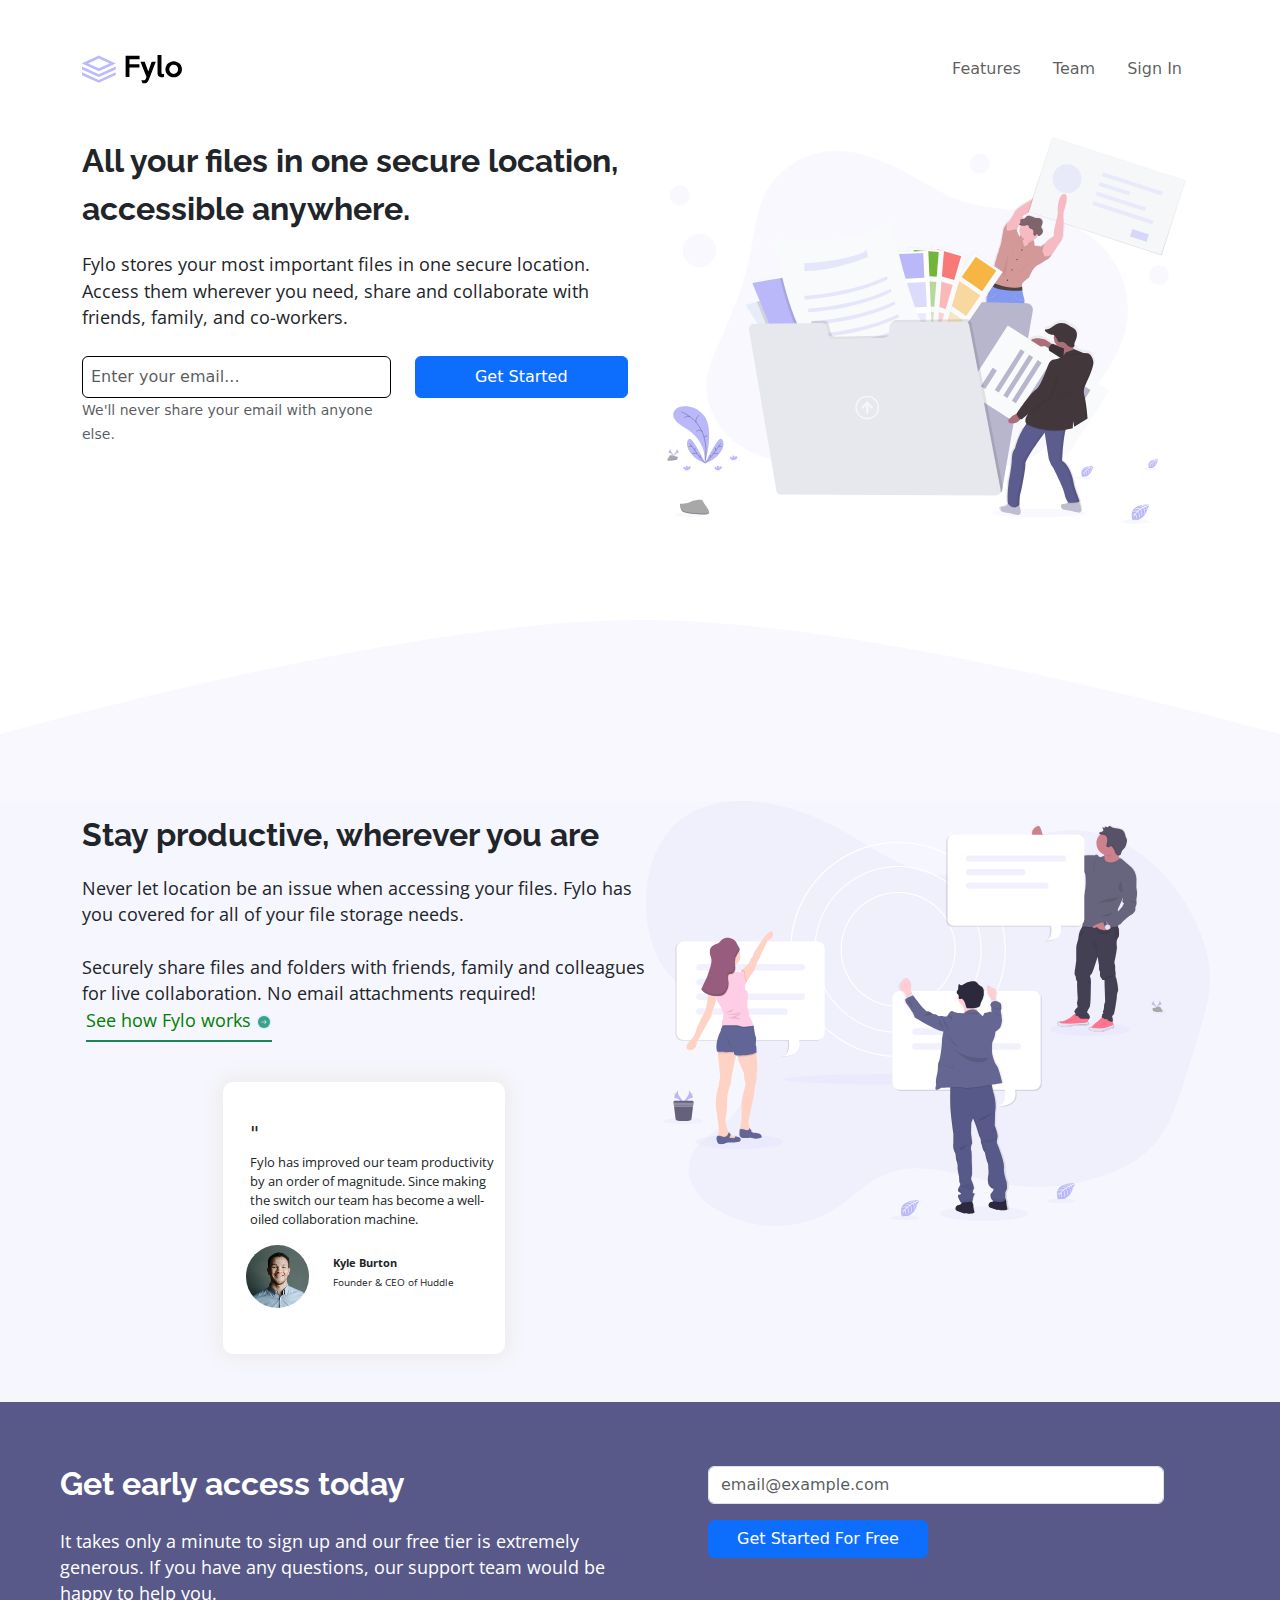
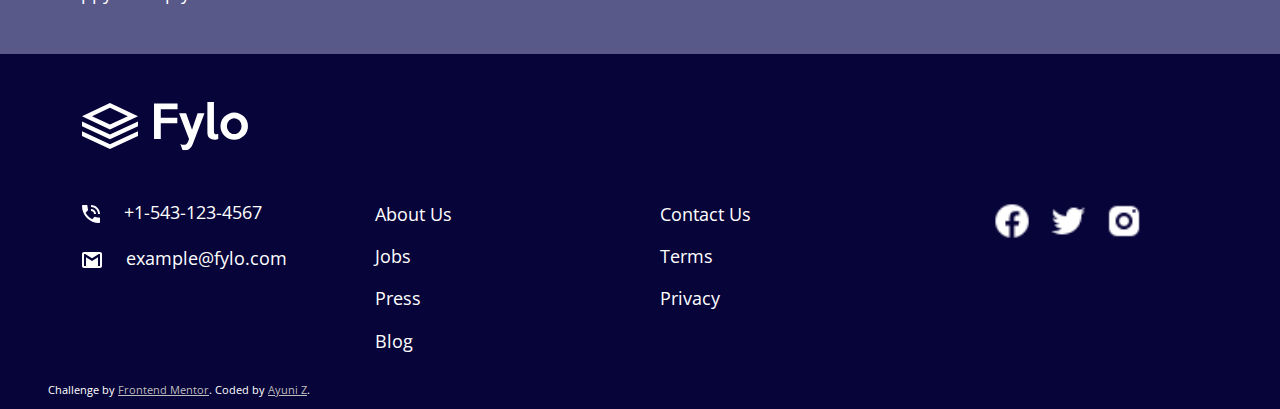
<file: index.html>
<!DOCTYPE html>
<html lang="en">
<head>
  <meta charset="UTF-8">
  <meta name="viewport" content="width=device-width, initial-scale=1.0"> <!-- displays site properly based on user's device -->

  <link rel="icon" type="image/png" sizes="32x32" href="./images/favicon-32x32.png">

  <!--Bootstrap-->
  <link rel="stylesheet" href="https://cdn.jsdelivr.net/npm/bootstrap@5.3.3/dist/css/bootstrap.min.css
  ">

  <!--style.css-->
  <link rel="stylesheet" href="style.css">


  <!--Google fonts-->
  <link rel="preconnect" href="https://fonts.googleapis.com">
  <link rel="preconnect" href="https://fonts.gstatic.com" crossorigin>
  <link href="https://fonts.googleapis.com/css2?family=Open+Sans:ital,wght@0,300..800;1,300..800&family=Raleway:ital,wght@0,100..900;1,100..900&display=swap" rel="stylesheet">
  
  <title>Frontend Mentor | Fylo landing page with two column layout</title>

</head>
<body>


<!--NAVIGATION BAR-->
<nav class="navbar navbar-expand-lg bg-body-tertiary mt-5 container py-0">
  <div class="container background-color-white">
    <a class="navbar-brand" href="#"><img src="./images/logo.svg" alt="logo" width="100">
    </a>
  
      <div class="" id="navbarSupportedContent">
        <ul class="navbar-nav me-auto mb-2 mb-lg-0 flex-row">
          <li class="nav-item px-2">
            <a class="nav-link" aria-current="page" href="#">Features</a>
          </li>
          <li class="nav-item px-2">
            <a class="nav-link" href="#">Team</a>
          </li>
          <li class="nav-item px-2">
            <a class="nav-link" href="#">Sign In</a>
          </li>
        </ul>
    </div>
  </div>
</nav>

  <main>
  <!--FIRST MAIN ROW: ALL YOUR FILES IN ONE SECURE LOCATION. WITH FORM-->
  <section>
    <div class="container mt-0">
      <div class="row">
        <div class="col-12 col-md-6 text-left order-2 order-md-1">
        <!--First header: "All your files in one secure..."-->
          <div class="first-header col-12 mb-2 pt-5 text-sm-center text-md-start">All your files in one secure location, accessible anywhere.</div>

          <div class="main-text my-0 mx-0 pt-0">
          Fylo stores your most important files in one secure location. 
          Access them wherever you need, share and collaborate with friends, 
          family, and co-workers.
          </div>

          <!--1st Get Started Form-->
          <form class="row d-flex flex-wrap mt-3">
            <div class="col-sm-auto col-md-7">
              <input type="email" class="form-control text-pink p-2 form-border" id="exampleInputEmail1" aria-describedby="emailHelp" placeholder="Enter your email...">
              <small id="emailHelp" class="form-text text-muted">We'll never share your email with anyone else.</small>

            </div>
            <div class="col-sm-auto col-md-5">
              <button type="submit" class="btn btn-primary w-100 p-2 my-3 my-md-0">Get Started</button>
            </div>
          </form>
        </div>

        <!--First image-->
        <div class="col-12 col-md-6 order-1 order-md-2">
          <div class="container my-5">
            <img src="./images/illustration-1.svg" class="img-fluid" alt="...">
          </div>
        </div>
      </div>
    </div>
  </section>

    <!--The curved top background-->
    <div class="container-fluid p-0">
        <img src="./images/bg-curve-mobile.svg" class="img-fluid w-100 mt-5" alt="...">
    </div>

    <!--The SECOND main row with 2 columns-->
    <section class="background-color-whitepurple">
      <!--The container containing the row with 2 columns. line 10-->
      <div class="container ps-4">

        <!-- The row with 2 columns.-->
        <div class="row d-flex">

          <!--The first column in the row-->
          <!--Second header. "Stay productive, wherever you are"-->
          <div class="col-sm-6 px-0 py-0 background-color-whitepurple col-md-6 order-2 order-md-1"> 
              <div class="first-header ps-0 pb-3 my-0 background-color-whitepurple text-sm-center text-md-start">Stay productive, wherever you are</div>
              <!--For the main text-->
              <div class="main-text background-color-whitepurple py-0">
              Never let location be an issue when accessing your files. Fylo has you 
              covered for all of your file storage needs.<br><br>
              Securely share files and folders with friends, family and colleagues for 
              live collaboration. No email attachments required!
              </div>


              <!--For "How Fylo Works" section-->
              <div class="container ps-1">
                <span class="border-bottom border-2 border-success pb-2 main-text green-text">See how Fylo works <img src="./images/icon-arrow.svg" alt="..."></span>
              </div>


              <!--Testimonial section-->
            <!-- Container for testimonial box-->
              <div class="container col-9 col-md-6 my-5 testimonial-box-shadow" style="height:auto">
                  <div class="row px-1">
                      <div class="col px-3">
                          <div class="row">
                              <h5 class="pt-4 pb-0 ps-3">"</h5>
                              <div class="pb-3 ps-3 testimonial-text flex-grow">Fylo has improved our team productivity by an order of magnitude. Since making the switch our team has become a well-oiled collaboration machine.</div>
                              <div class="col">
                                  <div class="row">
                                      <div class="container-fluid col-4"><img src="./images/avatar-testimonial.jpg" class="img-fluid rounded-circle" alt="..." style="width:auto"></div>
                                      <div class="col-8 pt-0 pb-5"> 
                                          <div class="row testimonial-name-text pb-1 pt-auto">Kyle Burton</div>
                                          <div class="row testimonial-position-text">Founder & CEO of Huddle</div>
                                      </div>
                                  </div>
                              </div>
                          </div>
                      
                      </div>
                  </div>
              </div>


          
          </div>

          <!--The second column in the row-->
          <!--For the second image-->
          <div class="col-sm-6 px-0 py-0 col-12 col-md-6 order-1 order-md-2">
            <div class="container container-fluid second-image p-0">
              <img src="./images/illustration-2.svg" class="img-fluid pb-5" alt="...">
            </div>
          </div>
        </div>
      </div>
    </section>

    <!------------------------------------------------------------------->

    <!--THIRD MAIN ROW IN LIGHT PURPLE: "GET EARLY ACCESS TODAY. WITH FORM"-->
    <div class="container-fluid background-color-purple">
      <div class="row px-5 text-white">
          <!--COL A-->
          <div class="col-12 col-md-6 mt-5">
              <div class="first-header text-md-start text-sm-center">Get early access today</div>
              <div class="text-center text-md-start main-text">It takes only a minute to sign up and our free tier is extremely generous. If you have any questions, our support team would be happy to help you.</div>
          </div>


          <!--COL B-->
          <div class="col-12 col-md-6">
              <form class="row g-3 my-5 mx-5">
     
                  <div class="col-12 mb">
                    <input type="email" class="form-control" id="exampleInputEmail2" aria-describedby="emailHelp" placeholder="email@example.com">
                  </div>
          
                  <div class="col-12 button-container" style="width: 50%">
                    <button type="submit" class="btn btn-primary mb-5" style="width: 100%">Get Started For Free</button>
                  </div>
                </form>
          </div>
      </div>

  </div>

  </main>

  <!--Bottom menu-->
  <section class="background-color-dark-blue">
    <div class="container mt-0">
      <div class="row">
        <!--Logo at the footer section-->
          <div class="background-color-dark-blue"><img src="./images/logo-white.svg" alt="logo" class="img-fluid background-color-dark-blue mt-5 mb-3 pb-3"></div>
        <!--1st/4 of bottom menu-->
        <div class="col-sm-3">

          <!--Phone section-->
          <div class="d-flex flex-row mb-0 main-text font-color-white background-color-dark-blue pt-3">
            <div class="phone-icon pe-4"><img src="./images/icon-phone.svg" alt="phone icon"></div>
            <div>+1-543-123-4567</div>
          </div>
          <!--Email section-->
          <div class="d-flex flex-row main-text font-color-white background-color-dark-blue pb-0">
            <div class="email-icon pe-4 pb-5"><img src="./images/icon-email.svg" alt="email icon"></div>
            <div> example@fylo.com</div>
          </div>
        </div>
        <!--2nd/4 of bottom menu-->
        <div class="col-sm-3">
          <div class="d-flex flex-column mb-0 main-text font-color-white background-color-dark-blue">
            <div class="p-2">About Us</div>
            <div class="p-2">Jobs</div>
            <div class="p-2">Press</div>
            <div class="p-2">Blog</div>
          </div>
        </div>
        <!--3rd/4 of bottom menu-->
        <div class="col-sm-3">
          <div class="d-flex flex-column mb-0 main-text font-color-white background-color-dark-blue">
            <div class="p-2">Contact Us</div>
            <div class="p-2">Terms</div>
            <div class="p-2">Privacy</div>
          </div>
        </div>
        <div class="col-sm-3">
          <!--4th/4 of bottom menu: Social media icons-->
            <div class="d-flex flex-row mb-0 justify-content-center main-text font-color-white background-color-dark-blue">
              <div class="p-2"><img src="./images/facebook.png" width="40" height="40" alt="fb"></div>
              <div class="p-2"><img src="./images/twitter.png" width="40" height="40" alt="twitter"></div>
              <div class="p-2"><img src="./images/instagram.png" width="40" height="40" alt="twitter"></div>
            </div>
        </div>
      </div>
    </div>
  </section>


<!--Footer section-->
  <footer>
    <p class=" ps-5 main-text background-color-dark-blue font-color-white my-0 font-size-small">
      Challenge by <a href="https://www.frontendmentor.io?ref=challenge" target="_blank" class="links">Frontend Mentor</a>. 
      Coded by <a href="https://github.com/fatimahayuni/fylo-landing-page-with-two-column-layout-master" class="links">Ayuni Z</a>.
    </p>
  </footer>
</body>
</html>
</file>
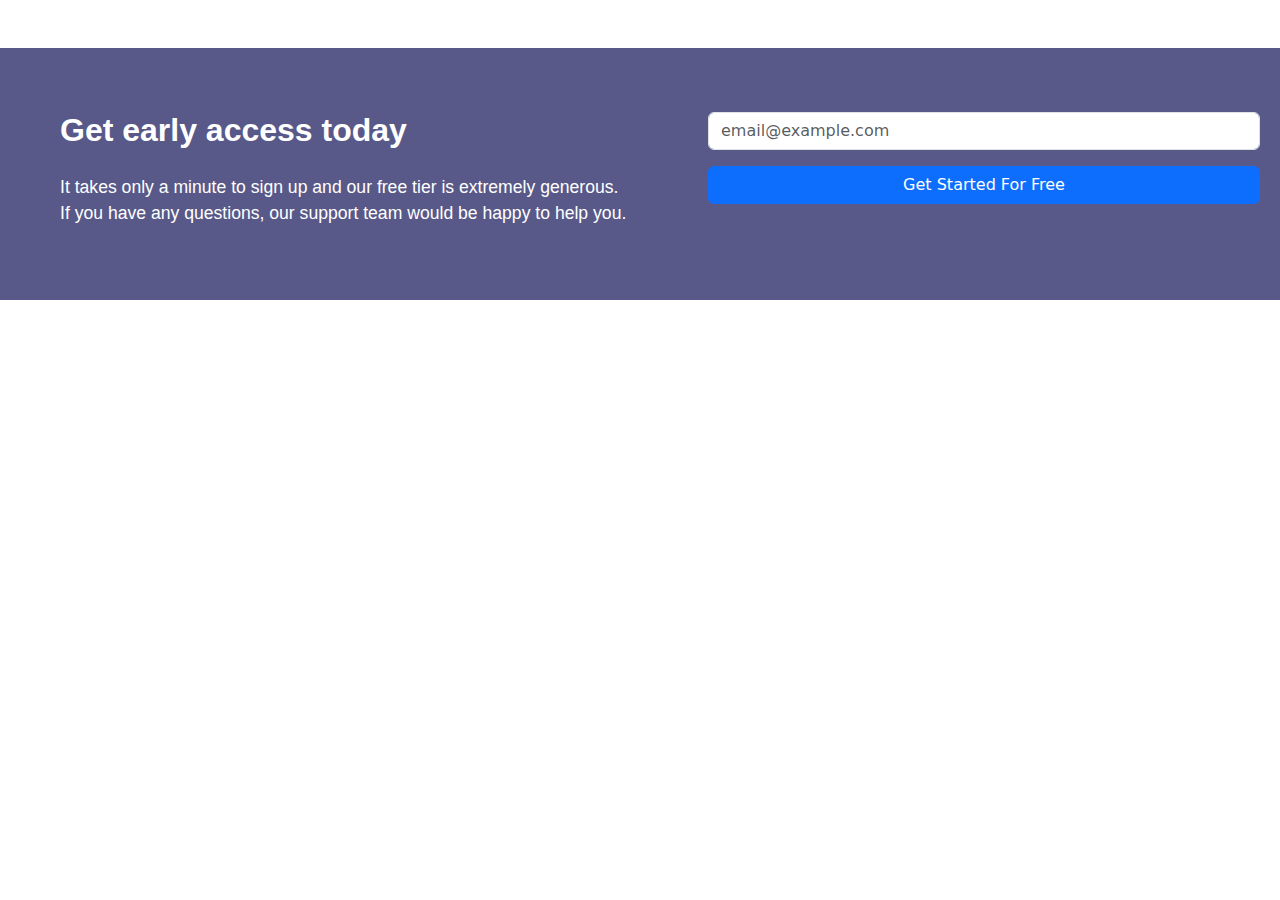
<file: purplebgdiv.html>
<!DOCTYPE html>
<html lang="en">
<head>
    <meta charset="UTF-8">
    <meta name="viewport" content="width=device-width, initial-scale=1.0">
    <title>Document</title>
    <link href="https://cdn.jsdelivr.net/npm/bootstrap@5.3.3/dist/css/bootstrap.min.css" rel="stylesheet">
    <link rel="stylesheet" href="style.css">
    <script src="https://cdn.jsdelivr.net/npm/bootstrap@5.3.3/dist/js/bootstrap.bundle.min.js"></script>
</head>
<body>
    <div class="container-fluid mt-5 background-color-purple">
        <div class="row px-5 text-white">
            <!--COL A-->
            <div class="col-12 col-md-6 mt-5">
                <div class="first-header text-md-start text-sm-center">Get early access today</div>
                <div class="text-center text-md-start main-text">It takes only a minute to sign up and our free tier is extremely generous. If you have any questions, our support team would be happy to help you.</div>
            </div>


            <!--COL B-->
           
            <div class="col-12 col-md-6 justify-content-center">
                <form class="row g-3 my-5 mx-5 w-100">
    
                    <div class="col-12">
                    <input type="email" class="form-control" id="exampleInputEmail2" aria-describedby="emailHelp" placeholder="email@example.com">
                    </div>
            
                    <div class="col-12">
                    <button type="submit" class="btn btn-primary w-100 mb-5">Get Started For Free</button>
                    </div>
                </form>
            </div>

        </div>

    </div>
</body>
</html>
</file>
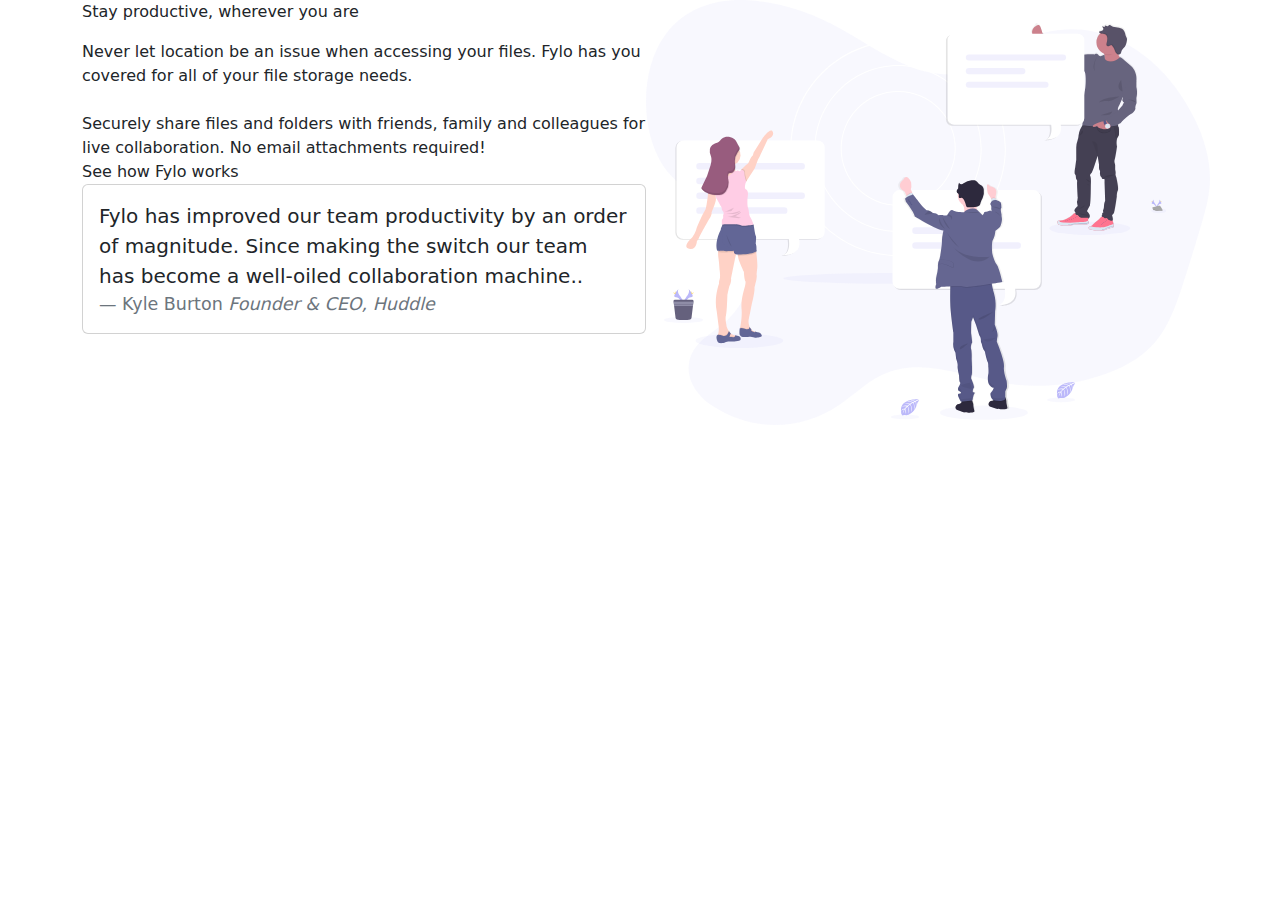
<file: test.html>
<!DOCTYPE html>
<html lang="en">
<head>
  <title>Bootstrap Example</title>
  <meta charset="utf-8">
  <meta name="viewport" content="width=device-width, initial-scale=1">
  <link href="https://cdn.jsdelivr.net/npm/bootstrap@5.3.3/dist/css/bootstrap.min.css" rel="stylesheet">
  <script src="https://cdn.jsdelivr.net/npm/bootstrap@5.3.3/dist/js/bootstrap.bundle.min.js"></script>
</head>
<body>



  <section class="background-color-whitepurple">
    <div class="container ps-4">
      <div class="row">
        <!--Second header. "Stay productive, wherever you are"-->
        <div class="col-sm-6 px-0 py-0 background-color-whitepurple col-12 col-md-6 order-2 order-md-1">
            <div class="first-header ps-0 pb-3 my-0 background-color-whitepurple">Stay productive, wherever you are</div>
            <!--For the main text-->
            <div class="main-text background-color-whitepurple py-0">
            Never let location be an issue when accessing your files. Fylo has you 
            covered for all of your file storage needs.<br><br>
            Securely share files and folders with friends, family and colleagues for 
            live collaboration. No email attachments required!
            </div>
            <!--For "How Fylo Works" section-->
            <div class="how-fylo-works">
            See how Fylo works
            </div>
            <!--Testimonial section-->
            <div class="card">
              <div class="card-body testimonial card-border">
                <blockquote class="blockquote mb-0">
                  <p>  Fylo has improved our team productivity by an order of magnitude. Since making the switch our team has become a well-oiled collaboration machine..</p>
                  <footer class="blockquote-footer">Kyle Burton <cite title="Source Title">Founder & CEO, Huddle</cite></footer>
                </blockquote>
      </div>
    </div>
        </div>
        <!--For the second image-->
        <div class="col-sm-6 px-0 py-0 col-12 col-md-6 order-1 order-md-2">
          <div class="container container-fluid second-image p-0">
            <img src="./images/illustration-2.svg" class="img-fluid pb-5" alt="...">
          </div>
        </div>
      </div>
    </div>
  </section>

  
    <br>
  </div>



</body>
</html>
</file>
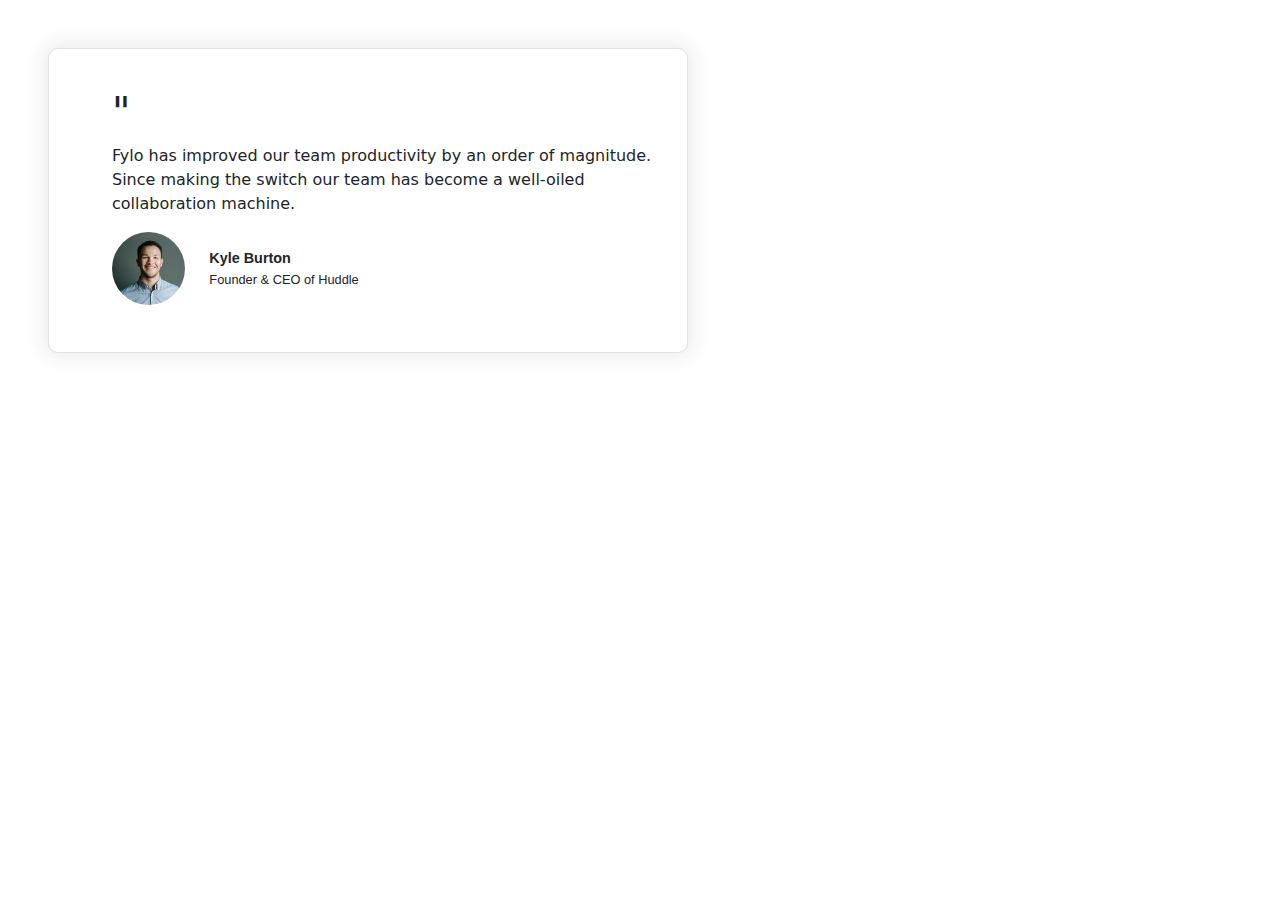
<file: test3.html>
<!DOCTYPE html>
<html lang="en">
<head>
  <title>Bootstrap Example</title>
  <meta charset="utf-8">
  <meta name="viewport" content="width=device-width, initial-scale=1">
  <link href="https://cdn.jsdelivr.net/npm/bootstrap@5.3.3/dist/css/bootstrap.min.css" rel="stylesheet">
  <script src="https://cdn.jsdelivr.net/npm/bootstrap@5.3.3/dist/js/bootstrap.bundle.min.js"></script>
  <style>
  
  .testimonial-box-shadow {
  max-width: 100%;
  height: auto;
  padding: 15px;
  border-radius: 10px;
  background-color: white;
  box-shadow: 0px 0px 20px 5px hsl(0, 0%, 93%);
}

.testimonial-name-text {
  font-family: "Open Sans", sans-serif;
  font-optical-sizing: auto;
  font-weight: bold;
  font-style: normal;
  font-variation-settings:
    "wdth" 100;
  font-size: 0.9rem;
  padding: 0px 0px;
  margin:0;
}

.testimonial-position-text {
font-family: "Open Sans", sans-serif;
  font-optical-sizing: auto;
  font-weight: normal;
  font-style: normal;
  font-variation-settings:
    "wdth" 100;
  font-size: 0.8rem;
  padding: 0px 0px;
  margin:0;
}

 
  </style>
</head>
<body>

<div class="container-fluid col-6 my-5 ms-5 border testimonial-box-shadow">
    <div class="row ps-5">
        <div class="col pb-0">
            <div class="row">
                <h1 class="pt-4 pb-0">"</h1>
                <div class="pb-3 main-text">Fylo has improved our team productivity by an order of magnitude. Since making the switch our team has become a well-oiled collaboration machine.</div>
                <div class="col">
                    <div class="row">
                        <div class="col-2"><img src="./images/avatar-testimonial.jpg" class="img-fluid rounded-circle" alt="..."></div>
                        <div class="col-10 pt-3 pb-5"> 
                            <div class="row testimonial-name-text">Kyle Burton</div>
                            <div class="row testimonial-position-text">Founder & CEO of Huddle</div>
                        </div>
                    </div>
                </div>
            </div>
        
        </div>
    </div>
</div>

</body>
</html>
</file>
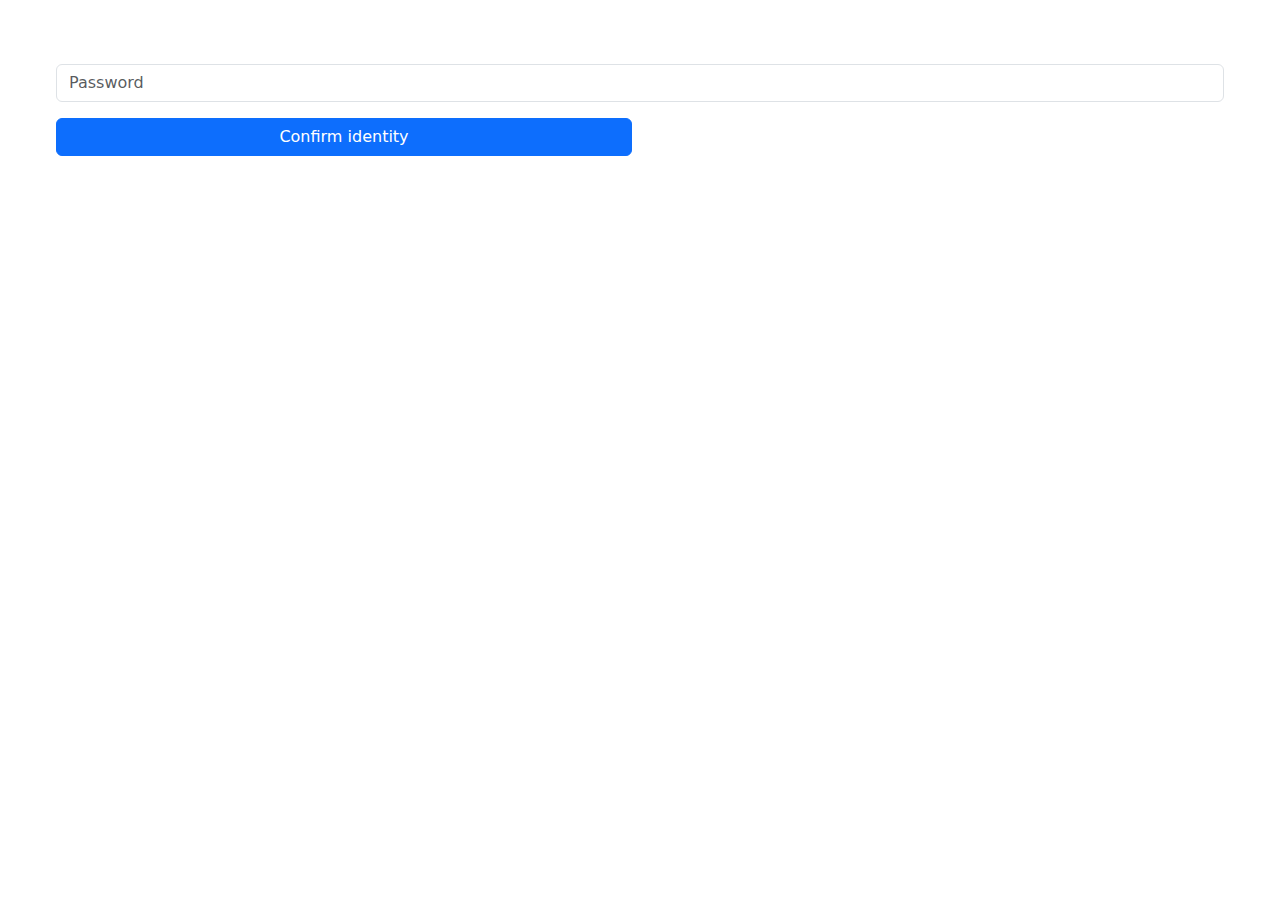
<file: test4.html>
<!DOCTYPE html>
<html lang="en">
<head>
    <meta charset="UTF-8">
    <meta name="viewport" content="width=device-width, initial-scale=1.0">
    <title>Document</title>
    <link href="https://cdn.jsdelivr.net/npm/bootstrap@5.3.3/dist/css/bootstrap.min.css" rel="stylesheet">
    <script src="https://cdn.jsdelivr.net/npm/bootstrap@5.3.3/dist/js/bootstrap.bundle.min.js"></script>
    <style>
        @media (max-width: 768px) {
            .button-container {
                width: 100% !important;
            }
        }
    </style>
</head>
<body>

    <form class="row g-3 mt-5 mx-5">
       
        <div class="col-12">
          <label for="inputPassword2" class="visually-hidden">Password</label>
          <input type="password" class="form-control" id="inputPassword2" placeholder="Password">
        </div>

        <div class="col-12 button-container" style="width: 50%">
          <button type="submit" class="btn btn-primary mb-3" style="width: 100%">Confirm identity</button>
        </div>
      </form>

</body>
</html>
</file>
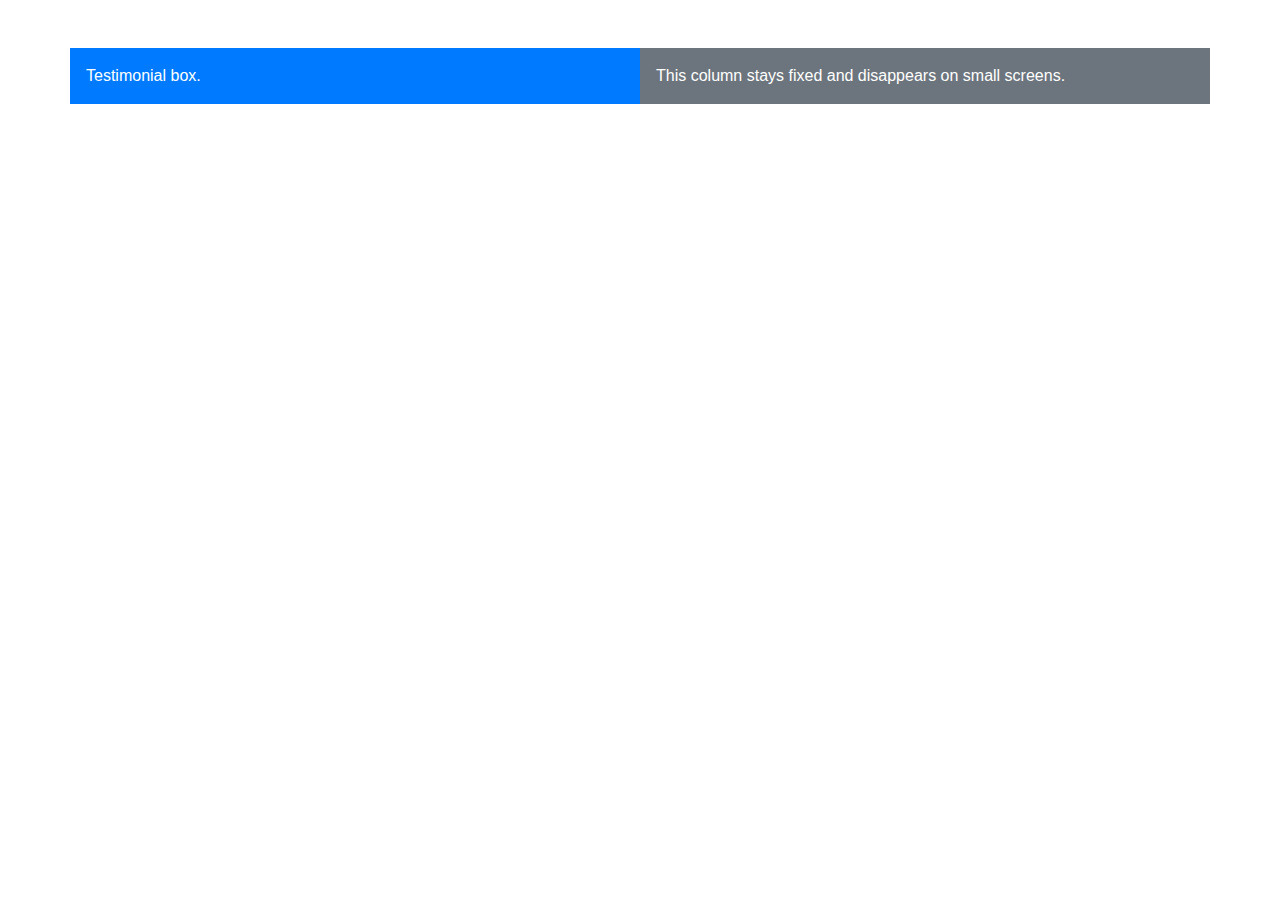
<file: testimonial.html>
<!DOCTYPE html>
<html lang="en">
<head>
    <meta charset="UTF-8">
    <meta name="viewport" content="width=device-width, initial-scale=1.0">
    <title>Responsive Flex Example</title>
    <link href="https://stackpath.bootstrapcdn.com/bootstrap/4.5.2/css/bootstrap.min.css" rel="stylesheet">
</head>
<body>
    <div class="container my-5">
        <div class="row d-flex">
            <div class="col-12 col-md-6 bg-primary text-white p-3 flex-md-grow-1">Testimonial box.</div>
            <div class="col-12 col-md-6 bg-secondary text-white p-3 d-none d-md-block">This column stays fixed and disappears on small screens.</div>
        </div>
    </div>

<div class="background-color-whitepurple">

</div>

</body>
</html>
</file>
<file: style.css>
html {
    font-size: 16px;
}

* {
    box-sizing: border-box;
}

.background-color-white {
    background-color: white;
}

/* .first-image, .second-image, .curved-mobile-background {
    max-width: 100%;
    height: auto;
} */

.second-image {
  background-color: hsl(240, 75%, 98%) ;
}

.first-header {
    font-family: "Raleway", sans-serif;
    font-optical-sizing: auto;
    font-weight: 700;
    font-style: normal;
    font-size: 2.0rem;
    text-align: center;
    padding: 10px 0px;
    margin:0;
  }

.phone-icon {
  max-width: 100%;
  height: auto;
}

.email-icon {
  max-width: 100%;
  height: auto;
}

.how-fylo-works {
  background-color: hsl(240, 75%, 98%);
}

.testimonial {
  background-color: hsl(240, 75%, 98%);
}

/* .card-border {
  border: 0;
} */

.main-text {
  font-family: "Open Sans", sans-serif;
  font-optical-sizing: auto;
  font-weight: normal;
  font-style: normal;
  font-variation-settings:
    "wdth" 100;
  font-size: 1.1rem;
  padding: 10px 0px;
  margin:0;
}

.testimonial-text {
  font-family: "Open Sans", sans-serif;
    font-optical-sizing: auto;
    font-weight: normal;
    font-style: normal;
    font-variation-settings:
      "wdth" 100;
    font-size: 0.8rem;
    padding: 0px 0px;
    margin:0;
    }

.testimonial-name-text {
  font-family: "Open Sans", sans-serif;
  font-optical-sizing: auto;
  font-weight: bold;
  font-style: normal;
  font-variation-settings:
    "wdth" 100;
  font-size: 0.7rem;
  padding: 10px 0px;
  margin:0;
}

.testimonial-position-text {
  font-family: "Open Sans", sans-serif;
    font-optical-sizing: auto;
    font-weight: normal;
    font-style: normal;
    font-variation-settings:
      "wdth" 100;
    font-size: 0.6rem;
    padding: 0px 0px;
    margin:0;
  }



.green-text {
  color: green;
}

.main-text-background-color-purple {
  background-color: hsl(238, 22%, 44%);
}

.background-color-whitepurple {
  background-color: hsl(240, 75%, 98%);
}

.second-header {
  font-family: "Raleway", sans-serif;
  font-optical-sizing: auto;
  font-weight: 700;
  font-style: normal;
  font-size: 1.3rem;
  text-align: center;
  padding: 10px 10px;
}
.background-color-whitepurple {
  background-color: hsl(240, 75%, 98%);
}

.background-color-purple {
  background-color: hsl(238, 22%, 44%);
}

.background-color-dark-blue {
  background-color: hsl(243, 87%, 12%);
}

.font-color-white {
  color: white;
}

.font-size-small {
  font-size:0.7rem;
}

.form-border{
  border: 1px solid black;
}

input.form-control.text-pink {
  color: pink;
}

.logo {
  max-width: 100%;
  height: auto;
  display: inline-block;
  margin-left: 40px;
}

.links {
  color: hsl(0, 0%, 75%);
}

.fylo-green-border {
  border: green;
}

.span {
  display: inline;
  width: 70px;
  height: 70px;
  margin: 6px;
  background-color: white;
}

.testimonial-box-shadow {
  max-width: 100%;
  height: 100px;
  padding: 15px;
  border-radius: 10px;
  background-color: white;
  box-shadow: 0px 0px 20px 5px hsl(0, 0%, 93%);
}

@media (max-width: 768px) {
  .button-container {
      width: 100% !important;
  }
}
</file>
